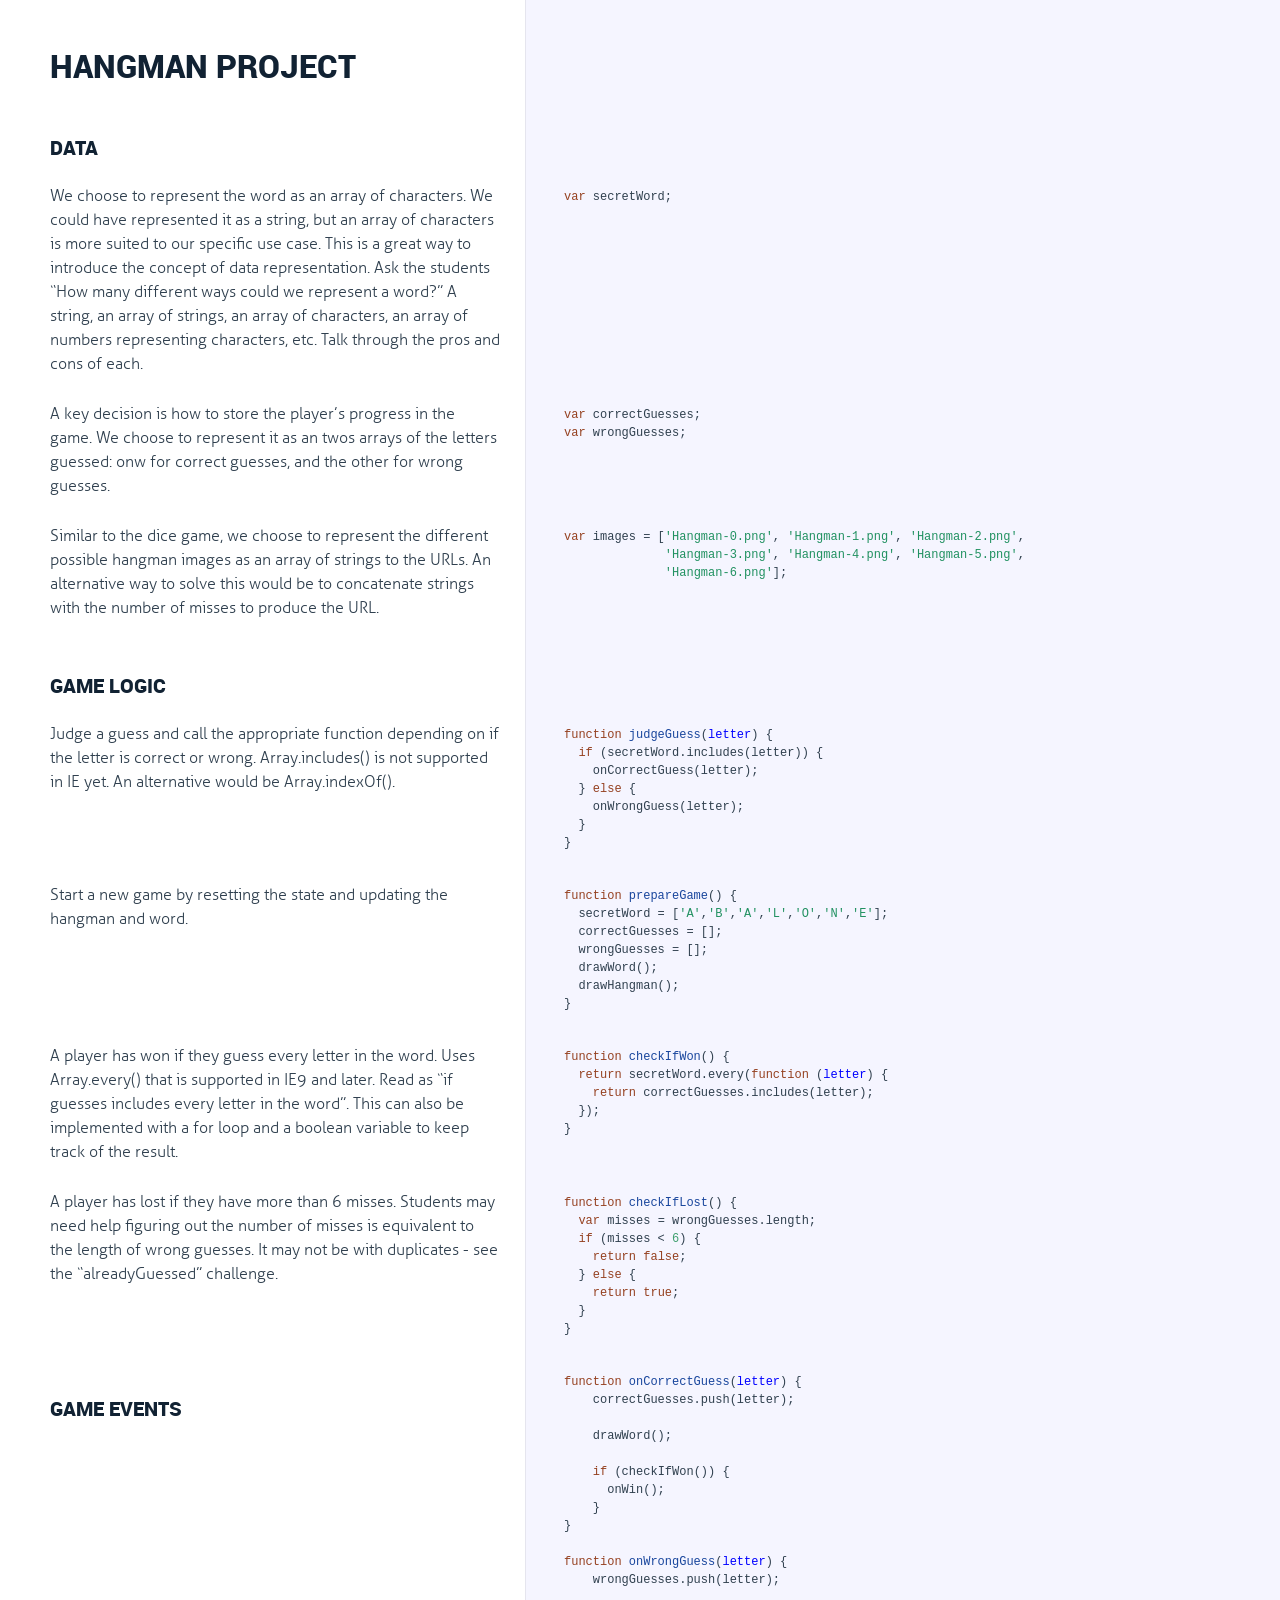
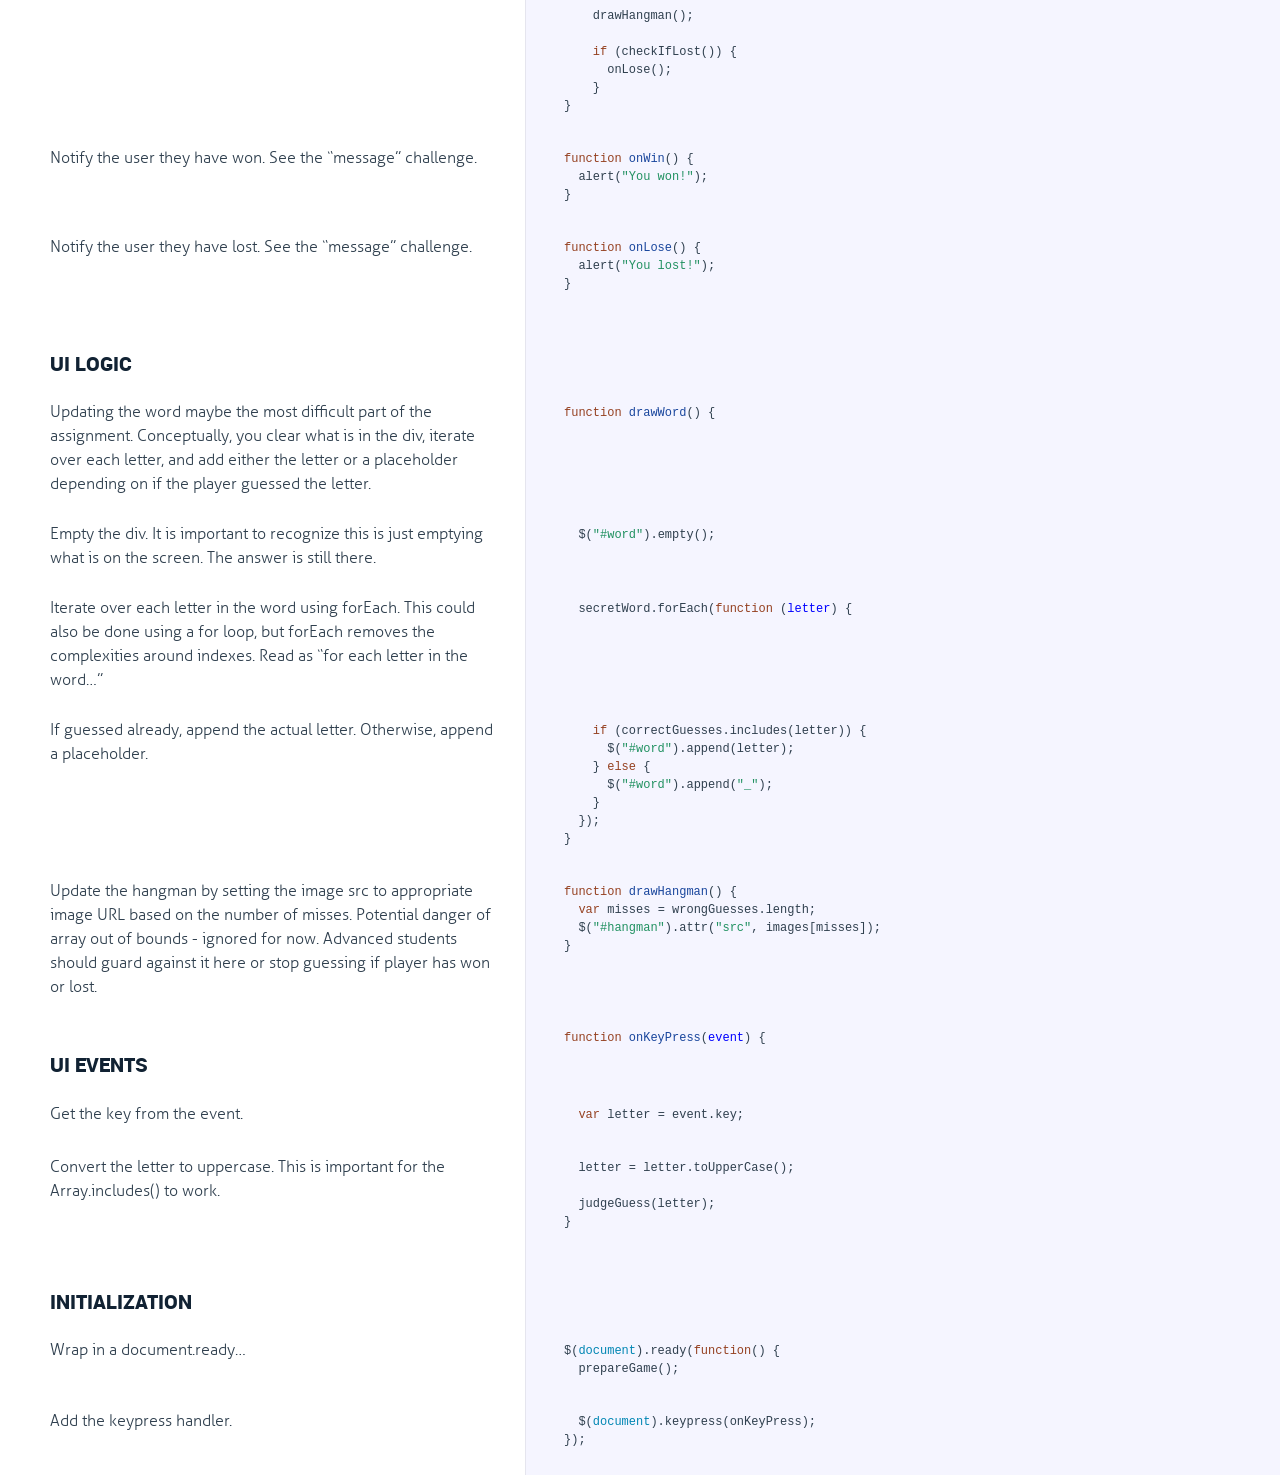
<file: docs/script.html>
<!DOCTYPE html>

<html>
<head>
  <title>Hangman Project</title>
  <meta http-equiv="content-type" content="text/html; charset=UTF-8">
  <meta name="viewport" content="width=device-width, target-densitydpi=160dpi, initial-scale=1.0; maximum-scale=1.0; user-scalable=0;">
  <link rel="stylesheet" media="all" href="docco.css" />
</head>
<body>
  <div id="container">
    <div id="background"></div>
    
    <ul class="sections">
        
        
        
        <li id="section-1">
            <div class="annotation">
              
              <div class="pilwrap ">
                <a class="pilcrow" href="#section-1">&#182;</a>
              </div>
              <h1 id="hangman-project">Hangman Project</h1>

            </div>
            
        </li>
        
        
        <li id="section-2">
            <div class="annotation">
              
              <div class="pilwrap ">
                <a class="pilcrow" href="#section-2">&#182;</a>
              </div>
              <h2 id="data">Data</h2>

            </div>
            
        </li>
        
        
        <li id="section-3">
            <div class="annotation">
              
              <div class="pilwrap ">
                <a class="pilcrow" href="#section-3">&#182;</a>
              </div>
              <p>We choose to represent the word as an array of characters. We could have
represented it as a string, but an array of characters is more suited to our
specific use case. This is a great way to introduce the concept of data
representation. Ask the students “How many different ways could we represent
a word?” A string, an array of strings, an array of characters, an array of
numbers representing characters, etc. Talk through the pros and cons of each.</p>

            </div>
            
            <div class="content"><div class='highlight'><pre><span class="hljs-keyword">var</span> secretWord;</pre></div></div>
            
        </li>
        
        
        <li id="section-4">
            <div class="annotation">
              
              <div class="pilwrap ">
                <a class="pilcrow" href="#section-4">&#182;</a>
              </div>
              <p>A key decision is how to store the player’s progress in the game. We choose
to represent it as an twos arrays of the letters guessed: onw for correct
guesses, and the other for wrong guesses.</p>

            </div>
            
            <div class="content"><div class='highlight'><pre><span class="hljs-keyword">var</span> correctGuesses;
<span class="hljs-keyword">var</span> wrongGuesses;</pre></div></div>
            
        </li>
        
        
        <li id="section-5">
            <div class="annotation">
              
              <div class="pilwrap ">
                <a class="pilcrow" href="#section-5">&#182;</a>
              </div>
              <p>Similar to the dice game, we choose to represent the different possible
hangman images as an array of strings to the URLs. An alternative way to
solve this would be to concatenate strings with the number of misses to
produce the URL.</p>

            </div>
            
            <div class="content"><div class='highlight'><pre><span class="hljs-keyword">var</span> images = [<span class="hljs-string">'Hangman-0.png'</span>, <span class="hljs-string">'Hangman-1.png'</span>, <span class="hljs-string">'Hangman-2.png'</span>,
              <span class="hljs-string">'Hangman-3.png'</span>, <span class="hljs-string">'Hangman-4.png'</span>, <span class="hljs-string">'Hangman-5.png'</span>,
              <span class="hljs-string">'Hangman-6.png'</span>];</pre></div></div>
            
        </li>
        
        
        <li id="section-6">
            <div class="annotation">
              
              <div class="pilwrap ">
                <a class="pilcrow" href="#section-6">&#182;</a>
              </div>
              <h2 id="game-logic">Game Logic</h2>

            </div>
            
        </li>
        
        
        <li id="section-7">
            <div class="annotation">
              
              <div class="pilwrap ">
                <a class="pilcrow" href="#section-7">&#182;</a>
              </div>
              <p>Judge a guess and call the appropriate function depending on if the letter
is correct or wrong.  Array.includes() is not supported in IE yet. An
alternative would be Array.indexOf().</p>

            </div>
            
            <div class="content"><div class='highlight'><pre><span class="hljs-function"><span class="hljs-keyword">function</span> <span class="hljs-title">judgeGuess</span>(<span class="hljs-params">letter</span>) </span>{
  <span class="hljs-keyword">if</span> (secretWord.includes(letter)) {
    onCorrectGuess(letter);
  } <span class="hljs-keyword">else</span> {
    onWrongGuess(letter);
  }
}</pre></div></div>
            
        </li>
        
        
        <li id="section-8">
            <div class="annotation">
              
              <div class="pilwrap ">
                <a class="pilcrow" href="#section-8">&#182;</a>
              </div>
              <p>Start a new game by resetting the state and updating the hangman and word.</p>

            </div>
            
            <div class="content"><div class='highlight'><pre><span class="hljs-function"><span class="hljs-keyword">function</span> <span class="hljs-title">prepareGame</span>(<span class="hljs-params"></span>) </span>{
  secretWord = [<span class="hljs-string">'A'</span>,<span class="hljs-string">'B'</span>,<span class="hljs-string">'A'</span>,<span class="hljs-string">'L'</span>,<span class="hljs-string">'O'</span>,<span class="hljs-string">'N'</span>,<span class="hljs-string">'E'</span>];
  correctGuesses = [];
  wrongGuesses = [];
  drawWord();
  drawHangman();
}</pre></div></div>
            
        </li>
        
        
        <li id="section-9">
            <div class="annotation">
              
              <div class="pilwrap ">
                <a class="pilcrow" href="#section-9">&#182;</a>
              </div>
              <p>A player has won if they guess every letter in the word. Uses Array.every()
that is supported in IE9 and later. Read as “if guesses includes every letter
in the word”. This can also be implemented with a for loop and a boolean
variable to keep track of the result.</p>

            </div>
            
            <div class="content"><div class='highlight'><pre><span class="hljs-function"><span class="hljs-keyword">function</span> <span class="hljs-title">checkIfWon</span>(<span class="hljs-params"></span>) </span>{
  <span class="hljs-keyword">return</span> secretWord.every(<span class="hljs-function"><span class="hljs-keyword">function</span> (<span class="hljs-params">letter</span>) </span>{
    <span class="hljs-keyword">return</span> correctGuesses.includes(letter);
  });
}</pre></div></div>
            
        </li>
        
        
        <li id="section-10">
            <div class="annotation">
              
              <div class="pilwrap ">
                <a class="pilcrow" href="#section-10">&#182;</a>
              </div>
              <p>A player has lost if they have more than 6 misses. Students may need help
figuring out the number of misses is equivalent to the length of wrong
guesses. It may not be with duplicates - see the “alreadyGuessed” challenge.</p>

            </div>
            
            <div class="content"><div class='highlight'><pre><span class="hljs-function"><span class="hljs-keyword">function</span> <span class="hljs-title">checkIfLost</span>(<span class="hljs-params"></span>) </span>{
  <span class="hljs-keyword">var</span> misses = wrongGuesses.length;
  <span class="hljs-keyword">if</span> (misses &lt; <span class="hljs-number">6</span>) {
    <span class="hljs-keyword">return</span> <span class="hljs-literal">false</span>;
  } <span class="hljs-keyword">else</span> {
    <span class="hljs-keyword">return</span> <span class="hljs-literal">true</span>;
  }
}</pre></div></div>
            
        </li>
        
        
        <li id="section-11">
            <div class="annotation">
              
              <div class="pilwrap ">
                <a class="pilcrow" href="#section-11">&#182;</a>
              </div>
              <h2 id="game-events">Game Events</h2>

            </div>
            
            <div class="content"><div class='highlight'><pre>
<span class="hljs-function"><span class="hljs-keyword">function</span> <span class="hljs-title">onCorrectGuess</span>(<span class="hljs-params">letter</span>) </span>{
    correctGuesses.push(letter);

    drawWord();

    <span class="hljs-keyword">if</span> (checkIfWon()) {
      onWin();
    }
}

<span class="hljs-function"><span class="hljs-keyword">function</span> <span class="hljs-title">onWrongGuess</span>(<span class="hljs-params">letter</span>) </span>{
    wrongGuesses.push(letter);

    drawHangman();

    <span class="hljs-keyword">if</span> (checkIfLost()) {
      onLose();
    }
}</pre></div></div>
            
        </li>
        
        
        <li id="section-12">
            <div class="annotation">
              
              <div class="pilwrap ">
                <a class="pilcrow" href="#section-12">&#182;</a>
              </div>
              <p>Notify the user they have won. See the “message” challenge.</p>

            </div>
            
            <div class="content"><div class='highlight'><pre><span class="hljs-function"><span class="hljs-keyword">function</span> <span class="hljs-title">onWin</span>(<span class="hljs-params"></span>) </span>{
  alert(<span class="hljs-string">"You won!"</span>);
}</pre></div></div>
            
        </li>
        
        
        <li id="section-13">
            <div class="annotation">
              
              <div class="pilwrap ">
                <a class="pilcrow" href="#section-13">&#182;</a>
              </div>
              <p>Notify the user they have lost. See the “message” challenge.</p>

            </div>
            
            <div class="content"><div class='highlight'><pre><span class="hljs-function"><span class="hljs-keyword">function</span> <span class="hljs-title">onLose</span>(<span class="hljs-params"></span>) </span>{
  alert(<span class="hljs-string">"You lost!"</span>);
}</pre></div></div>
            
        </li>
        
        
        <li id="section-14">
            <div class="annotation">
              
              <div class="pilwrap ">
                <a class="pilcrow" href="#section-14">&#182;</a>
              </div>
              <h2 id="ui-logic">UI Logic</h2>

            </div>
            
        </li>
        
        
        <li id="section-15">
            <div class="annotation">
              
              <div class="pilwrap ">
                <a class="pilcrow" href="#section-15">&#182;</a>
              </div>
              <p>Updating the word maybe the most difficult part of the assignment.
Conceptually, you clear what is in the div, iterate over each letter, and add
either the letter or a placeholder depending on if the player guessed the
letter.</p>

            </div>
            
            <div class="content"><div class='highlight'><pre><span class="hljs-function"><span class="hljs-keyword">function</span> <span class="hljs-title">drawWord</span>(<span class="hljs-params"></span>) </span>{</pre></div></div>
            
        </li>
        
        
        <li id="section-16">
            <div class="annotation">
              
              <div class="pilwrap ">
                <a class="pilcrow" href="#section-16">&#182;</a>
              </div>
              <p>Empty the div. It is important to recognize this is just emptying what is
on the screen. The answer is still there.</p>

            </div>
            
            <div class="content"><div class='highlight'><pre>  $(<span class="hljs-string">"#word"</span>).empty();</pre></div></div>
            
        </li>
        
        
        <li id="section-17">
            <div class="annotation">
              
              <div class="pilwrap ">
                <a class="pilcrow" href="#section-17">&#182;</a>
              </div>
              <p>Iterate over each letter in the word using forEach. This could also be
done using a for loop, but forEach removes the complexities around indexes.
Read as “for each letter in the word…”</p>

            </div>
            
            <div class="content"><div class='highlight'><pre>  secretWord.forEach(<span class="hljs-function"><span class="hljs-keyword">function</span> (<span class="hljs-params">letter</span>) </span>{</pre></div></div>
            
        </li>
        
        
        <li id="section-18">
            <div class="annotation">
              
              <div class="pilwrap ">
                <a class="pilcrow" href="#section-18">&#182;</a>
              </div>
              <p>If guessed already, append the actual letter. Otherwise, append a
placeholder.</p>

            </div>
            
            <div class="content"><div class='highlight'><pre>    <span class="hljs-keyword">if</span> (correctGuesses.includes(letter)) {
      $(<span class="hljs-string">"#word"</span>).append(letter);
    } <span class="hljs-keyword">else</span> {
      $(<span class="hljs-string">"#word"</span>).append(<span class="hljs-string">"_"</span>);
    }
  });
}</pre></div></div>
            
        </li>
        
        
        <li id="section-19">
            <div class="annotation">
              
              <div class="pilwrap ">
                <a class="pilcrow" href="#section-19">&#182;</a>
              </div>
              <p>Update the hangman by setting the image src to appropriate image URL based
on the number of misses. Potential danger of array out of bounds - ignored
for now. Advanced students should guard against it here or stop guessing if
player has won or lost.</p>

            </div>
            
            <div class="content"><div class='highlight'><pre><span class="hljs-function"><span class="hljs-keyword">function</span> <span class="hljs-title">drawHangman</span>(<span class="hljs-params"></span>) </span>{
  <span class="hljs-keyword">var</span> misses = wrongGuesses.length;
  $(<span class="hljs-string">"#hangman"</span>).attr(<span class="hljs-string">"src"</span>, images[misses]);
}</pre></div></div>
            
        </li>
        
        
        <li id="section-20">
            <div class="annotation">
              
              <div class="pilwrap ">
                <a class="pilcrow" href="#section-20">&#182;</a>
              </div>
              <h2 id="ui-events">UI Events</h2>

            </div>
            
            <div class="content"><div class='highlight'><pre>
<span class="hljs-function"><span class="hljs-keyword">function</span> <span class="hljs-title">onKeyPress</span>(<span class="hljs-params">event</span>) </span>{</pre></div></div>
            
        </li>
        
        
        <li id="section-21">
            <div class="annotation">
              
              <div class="pilwrap ">
                <a class="pilcrow" href="#section-21">&#182;</a>
              </div>
              <p>Get the key from the event.</p>

            </div>
            
            <div class="content"><div class='highlight'><pre>  <span class="hljs-keyword">var</span> letter = event.key;</pre></div></div>
            
        </li>
        
        
        <li id="section-22">
            <div class="annotation">
              
              <div class="pilwrap ">
                <a class="pilcrow" href="#section-22">&#182;</a>
              </div>
              <p>Convert the letter to uppercase. This is important for the Array.includes()
to work.</p>

            </div>
            
            <div class="content"><div class='highlight'><pre>  letter = letter.toUpperCase();

  judgeGuess(letter);
}</pre></div></div>
            
        </li>
        
        
        <li id="section-23">
            <div class="annotation">
              
              <div class="pilwrap ">
                <a class="pilcrow" href="#section-23">&#182;</a>
              </div>
              <h2 id="initialization">Initialization</h2>

            </div>
            
        </li>
        
        
        <li id="section-24">
            <div class="annotation">
              
              <div class="pilwrap ">
                <a class="pilcrow" href="#section-24">&#182;</a>
              </div>
              <p>Wrap in a document.ready…</p>

            </div>
            
            <div class="content"><div class='highlight'><pre>$(<span class="hljs-built_in">document</span>).ready(<span class="hljs-function"><span class="hljs-keyword">function</span>(<span class="hljs-params"></span>) </span>{
  prepareGame();</pre></div></div>
            
        </li>
        
        
        <li id="section-25">
            <div class="annotation">
              
              <div class="pilwrap ">
                <a class="pilcrow" href="#section-25">&#182;</a>
              </div>
              <p>Add the keypress handler.</p>

            </div>
            
            <div class="content"><div class='highlight'><pre>  $(<span class="hljs-built_in">document</span>).keypress(onKeyPress);
});</pre></div></div>
            
        </li>
        
    </ul>
  </div>
</body>
</html>
</file>
<file: docs/docco.css>
/*--------------------- Typography ----------------------------*/

@font-face {
    font-family: 'aller-light';
    src: url('public/fonts/aller-light.eot');
    src: url('public/fonts/aller-light.eot?#iefix') format('embedded-opentype'),
         url('public/fonts/aller-light.woff') format('woff'),
         url('public/fonts/aller-light.ttf') format('truetype');
    font-weight: normal;
    font-style: normal;
}

@font-face {
    font-family: 'aller-bold';
    src: url('public/fonts/aller-bold.eot');
    src: url('public/fonts/aller-bold.eot?#iefix') format('embedded-opentype'),
         url('public/fonts/aller-bold.woff') format('woff'),
         url('public/fonts/aller-bold.ttf') format('truetype');
    font-weight: normal;
    font-style: normal;
}

@font-face {
    font-family: 'roboto-black';
    src: url('public/fonts/roboto-black.eot');
    src: url('public/fonts/roboto-black.eot?#iefix') format('embedded-opentype'),
         url('public/fonts/roboto-black.woff') format('woff'),
         url('public/fonts/roboto-black.ttf') format('truetype');
    font-weight: normal;
    font-style: normal;
}

/*--------------------- Layout ----------------------------*/
html { height: 100%; }
body {
  font-family: "aller-light";
  font-size: 14px;
  line-height: 18px;
  color: #30404f;
  margin: 0; padding: 0;
  height:100%;
}
#container { min-height: 100%; }

a {
  color: #000;
}

b, strong {
  font-weight: normal;
  font-family: "aller-bold";
}

p {
  margin: 15px 0 0px;
}
  .annotation ul, .annotation ol {
    margin: 25px 0;
  }
    .annotation ul li, .annotation ol li {
      font-size: 14px;
      line-height: 18px;
      margin: 10px 0;
    }

h1, h2, h3, h4, h5, h6 {
  color: #112233;
  line-height: 1em;
  font-weight: normal;
  font-family: "roboto-black";
  text-transform: uppercase;
  margin: 30px 0 15px 0;
}

h1 {
  margin-top: 40px;
}
h2 {
  font-size: 1.26em;
}

hr {
  border: 0;
  background: 1px #ddd;
  height: 1px;
  margin: 20px 0;
}

pre, tt, code {
  font-size: 12px; line-height: 16px;
  font-family: Menlo, Monaco, Consolas, "Lucida Console", monospace;
  margin: 0; padding: 0;
}
  .annotation pre {
    display: block;
    margin: 0;
    padding: 7px 10px;
    background: #fcfcfc;
    -moz-box-shadow:    inset 0 0 10px rgba(0,0,0,0.1);
    -webkit-box-shadow: inset 0 0 10px rgba(0,0,0,0.1);
    box-shadow:         inset 0 0 10px rgba(0,0,0,0.1);
    overflow-x: auto;
  }
    .annotation pre code {
      border: 0;
      padding: 0;
      background: transparent;
    }


blockquote {
  border-left: 5px solid #ccc;
  margin: 0;
  padding: 1px 0 1px 1em;
}
  .sections blockquote p {
    font-family: Menlo, Consolas, Monaco, monospace;
    font-size: 12px; line-height: 16px;
    color: #999;
    margin: 10px 0 0;
    white-space: pre-wrap;
  }

ul.sections {
  list-style: none;
  padding:0 0 5px 0;;
  margin:0;
}

/*
  Force border-box so that % widths fit the parent
  container without overlap because of margin/padding.

  More Info : http://www.quirksmode.org/css/box.html
*/
ul.sections > li > div {
  -moz-box-sizing: border-box;    /* firefox */
  -ms-box-sizing: border-box;     /* ie */
  -webkit-box-sizing: border-box; /* webkit */
  -khtml-box-sizing: border-box;  /* konqueror */
  box-sizing: border-box;         /* css3 */
}


/*---------------------- Jump Page -----------------------------*/
#jump_to, #jump_page {
  margin: 0;
  background: white;
  -webkit-box-shadow: 0 0 25px #777; -moz-box-shadow: 0 0 25px #777;
  -webkit-border-bottom-left-radius: 5px; -moz-border-radius-bottomleft: 5px;
  font: 16px Arial;
  cursor: pointer;
  text-align: right;
  list-style: none;
}

#jump_to a {
  text-decoration: none;
}

#jump_to a.large {
  display: none;
}
#jump_to a.small {
  font-size: 22px;
  font-weight: bold;
  color: #676767;
}

#jump_to, #jump_wrapper {
  position: fixed;
  right: 0; top: 0;
  padding: 10px 15px;
  margin:0;
}

#jump_wrapper {
  display: none;
  padding:0;
}

#jump_to:hover #jump_wrapper {
  display: block;
}

#jump_page_wrapper{
  position: fixed;
  right: 0;
  top: 0;
  bottom: 0;
}

#jump_page {
  padding: 5px 0 3px;
  margin: 0 0 25px 25px;
  max-height: 100%;
  overflow: auto;
}

#jump_page .source {
  display: block;
  padding: 15px;
  text-decoration: none;
  border-top: 1px solid #eee;
}

#jump_page .source:hover {
  background: #f5f5ff;
}

#jump_page .source:first-child {
}

/*---------------------- Low resolutions (> 320px) ---------------------*/
@media only screen and (min-width: 320px) {
  .pilwrap { display: none; }

  ul.sections > li > div {
    display: block;
    padding:5px 10px 0 10px;
  }

  ul.sections > li > div.annotation ul, ul.sections > li > div.annotation ol {
    padding-left: 30px;
  }

  ul.sections > li > div.content {
    overflow-x:auto;
    -webkit-box-shadow: inset 0 0 5px #e5e5ee;
    box-shadow: inset 0 0 5px #e5e5ee;
    border: 1px solid #dedede;
    margin:5px 10px 5px 10px;
    padding-bottom: 5px;
  }

  ul.sections > li > div.annotation pre {
    margin: 7px 0 7px;
    padding-left: 15px;
  }

  ul.sections > li > div.annotation p tt, .annotation code {
    background: #f8f8ff;
    border: 1px solid #dedede;
    font-size: 12px;
    padding: 0 0.2em;
  }
}

/*----------------------  (> 481px) ---------------------*/
@media only screen and (min-width: 481px) {
  #container {
    position: relative;
  }
  body {
    background-color: #F5F5FF;
    font-size: 15px;
    line-height: 21px;
  }
  pre, tt, code {
    line-height: 18px;
  }
  p, ul, ol {
    margin: 0 0 15px;
  }


  #jump_to {
    padding: 5px 10px;
  }
  #jump_wrapper {
    padding: 0;
  }
  #jump_to, #jump_page {
    font: 10px Arial;
    text-transform: uppercase;
  }
  #jump_page .source {
    padding: 5px 10px;
  }
  #jump_to a.large {
    display: inline-block;
  }
  #jump_to a.small {
    display: none;
  }



  #background {
    position: absolute;
    top: 0; bottom: 0;
    width: 350px;
    background: #fff;
    border-right: 1px solid #e5e5ee;
    z-index: -1;
  }

  ul.sections > li > div.annotation ul, ul.sections > li > div.annotation ol {
    padding-left: 40px;
  }

  ul.sections > li {
    white-space: nowrap;
  }

  ul.sections > li > div {
    display: inline-block;
  }

  ul.sections > li > div.annotation {
    max-width: 350px;
    min-width: 350px;
    min-height: 5px;
    padding: 13px;
    overflow-x: hidden;
    white-space: normal;
    vertical-align: top;
    text-align: left;
  }
  ul.sections > li > div.annotation pre {
    margin: 15px 0 15px;
    padding-left: 15px;
  }

  ul.sections > li > div.content {
    padding: 13px;
    vertical-align: top;
    border: none;
    -webkit-box-shadow: none;
    box-shadow: none;
  }

  .pilwrap {
    position: relative;
    display: inline;
  }

  .pilcrow {
    font: 12px Arial;
    text-decoration: none;
    color: #454545;
    position: absolute;
    top: 3px; left: -20px;
    padding: 1px 2px;
    opacity: 0;
    -webkit-transition: opacity 0.2s linear;
  }
    .for-h1 .pilcrow {
      top: 47px;
    }
    .for-h2 .pilcrow, .for-h3 .pilcrow, .for-h4 .pilcrow {
      top: 35px;
    }

  ul.sections > li > div.annotation:hover .pilcrow {
    opacity: 1;
  }
}

/*---------------------- (> 1025px) ---------------------*/
@media only screen and (min-width: 1025px) {

  body {
    font-size: 16px;
    line-height: 24px;
  }

  #background {
    width: 525px;
  }
  ul.sections > li > div.annotation {
    max-width: 525px;
    min-width: 525px;
    padding: 10px 25px 1px 50px;
  }
  ul.sections > li > div.content {
    padding: 9px 15px 16px 25px;
  }
}

/*---------------------- Syntax Highlighting -----------------------------*/

td.linenos { background-color: #f0f0f0; padding-right: 10px; }
span.lineno { background-color: #f0f0f0; padding: 0 5px 0 5px; }
/*

github.com style (c) Vasily Polovnyov <vast@whiteants.net>

*/

pre code {
  display: block; padding: 0.5em;
  color: #000;
  background: #f8f8ff
}

pre .hljs-comment,
pre .hljs-template_comment,
pre .hljs-diff .hljs-header,
pre .hljs-javadoc {
  color: #408080;
  font-style: italic
}

pre .hljs-keyword,
pre .hljs-assignment,
pre .hljs-literal,
pre .hljs-css .hljs-rule .hljs-keyword,
pre .hljs-winutils,
pre .hljs-javascript .hljs-title,
pre .hljs-lisp .hljs-title,
pre .hljs-subst {
  color: #954121;
  /*font-weight: bold*/
}

pre .hljs-number,
pre .hljs-hexcolor {
  color: #40a070
}

pre .hljs-string,
pre .hljs-tag .hljs-value,
pre .hljs-phpdoc,
pre .hljs-tex .hljs-formula {
  color: #219161;
}

pre .hljs-title,
pre .hljs-id {
  color: #19469D;
}
pre .hljs-params {
  color: #00F;
}

pre .hljs-javascript .hljs-title,
pre .hljs-lisp .hljs-title,
pre .hljs-subst {
  font-weight: normal
}

pre .hljs-class .hljs-title,
pre .hljs-haskell .hljs-label,
pre .hljs-tex .hljs-command {
  color: #458;
  font-weight: bold
}

pre .hljs-tag,
pre .hljs-tag .hljs-title,
pre .hljs-rules .hljs-property,
pre .hljs-django .hljs-tag .hljs-keyword {
  color: #000080;
  font-weight: normal
}

pre .hljs-attribute,
pre .hljs-variable,
pre .hljs-instancevar,
pre .hljs-lisp .hljs-body {
  color: #008080
}

pre .hljs-regexp {
  color: #B68
}

pre .hljs-class {
  color: #458;
  font-weight: bold
}

pre .hljs-symbol,
pre .hljs-ruby .hljs-symbol .hljs-string,
pre .hljs-ruby .hljs-symbol .hljs-keyword,
pre .hljs-ruby .hljs-symbol .hljs-keymethods,
pre .hljs-lisp .hljs-keyword,
pre .hljs-tex .hljs-special,
pre .hljs-input_number {
  color: #990073
}

pre .hljs-builtin,
pre .hljs-constructor,
pre .hljs-built_in,
pre .hljs-lisp .hljs-title {
  color: #0086b3
}

pre .hljs-preprocessor,
pre .hljs-pi,
pre .hljs-doctype,
pre .hljs-shebang,
pre .hljs-cdata {
  color: #999;
  font-weight: bold
}

pre .hljs-deletion {
  background: #fdd
}

pre .hljs-addition {
  background: #dfd
}

pre .hljs-diff .hljs-change {
  background: #0086b3
}

pre .hljs-chunk {
  color: #aaa
}

pre .hljs-tex .hljs-formula {
  opacity: 0.5;
}
</file>
